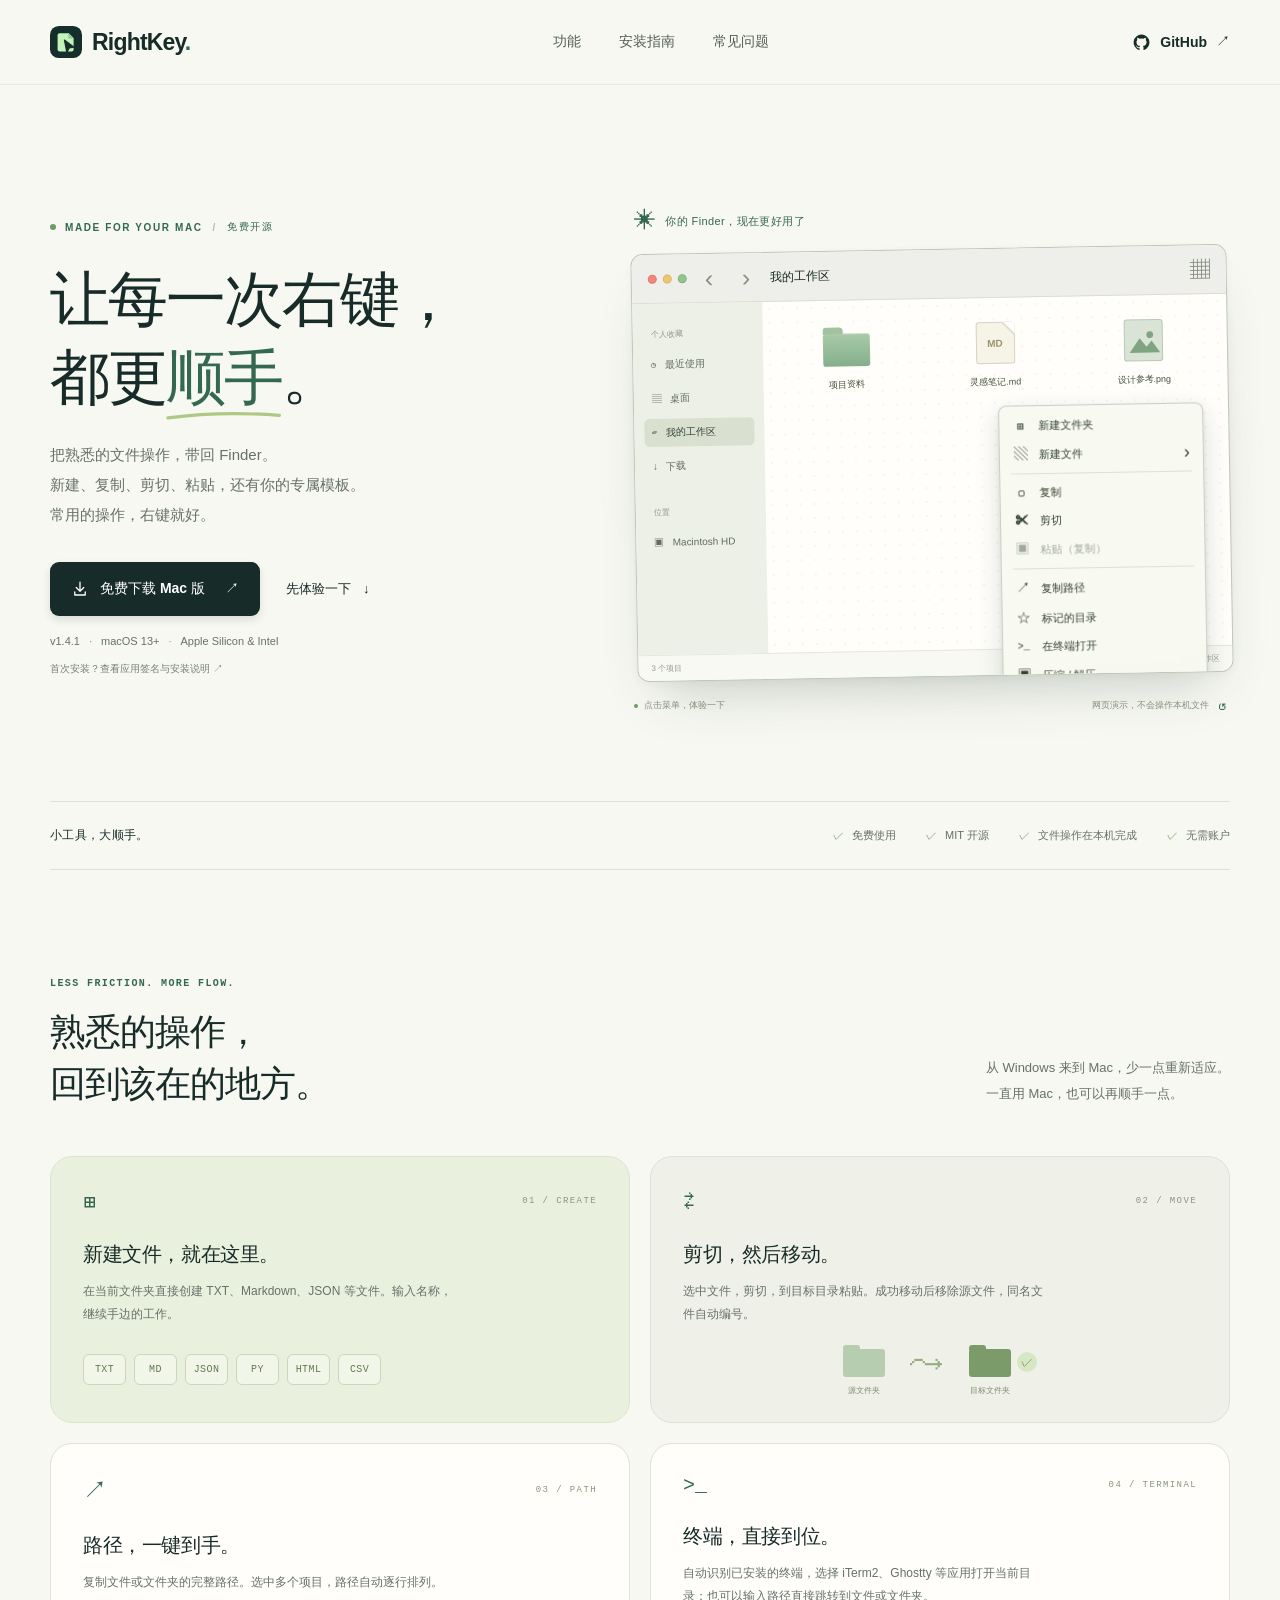
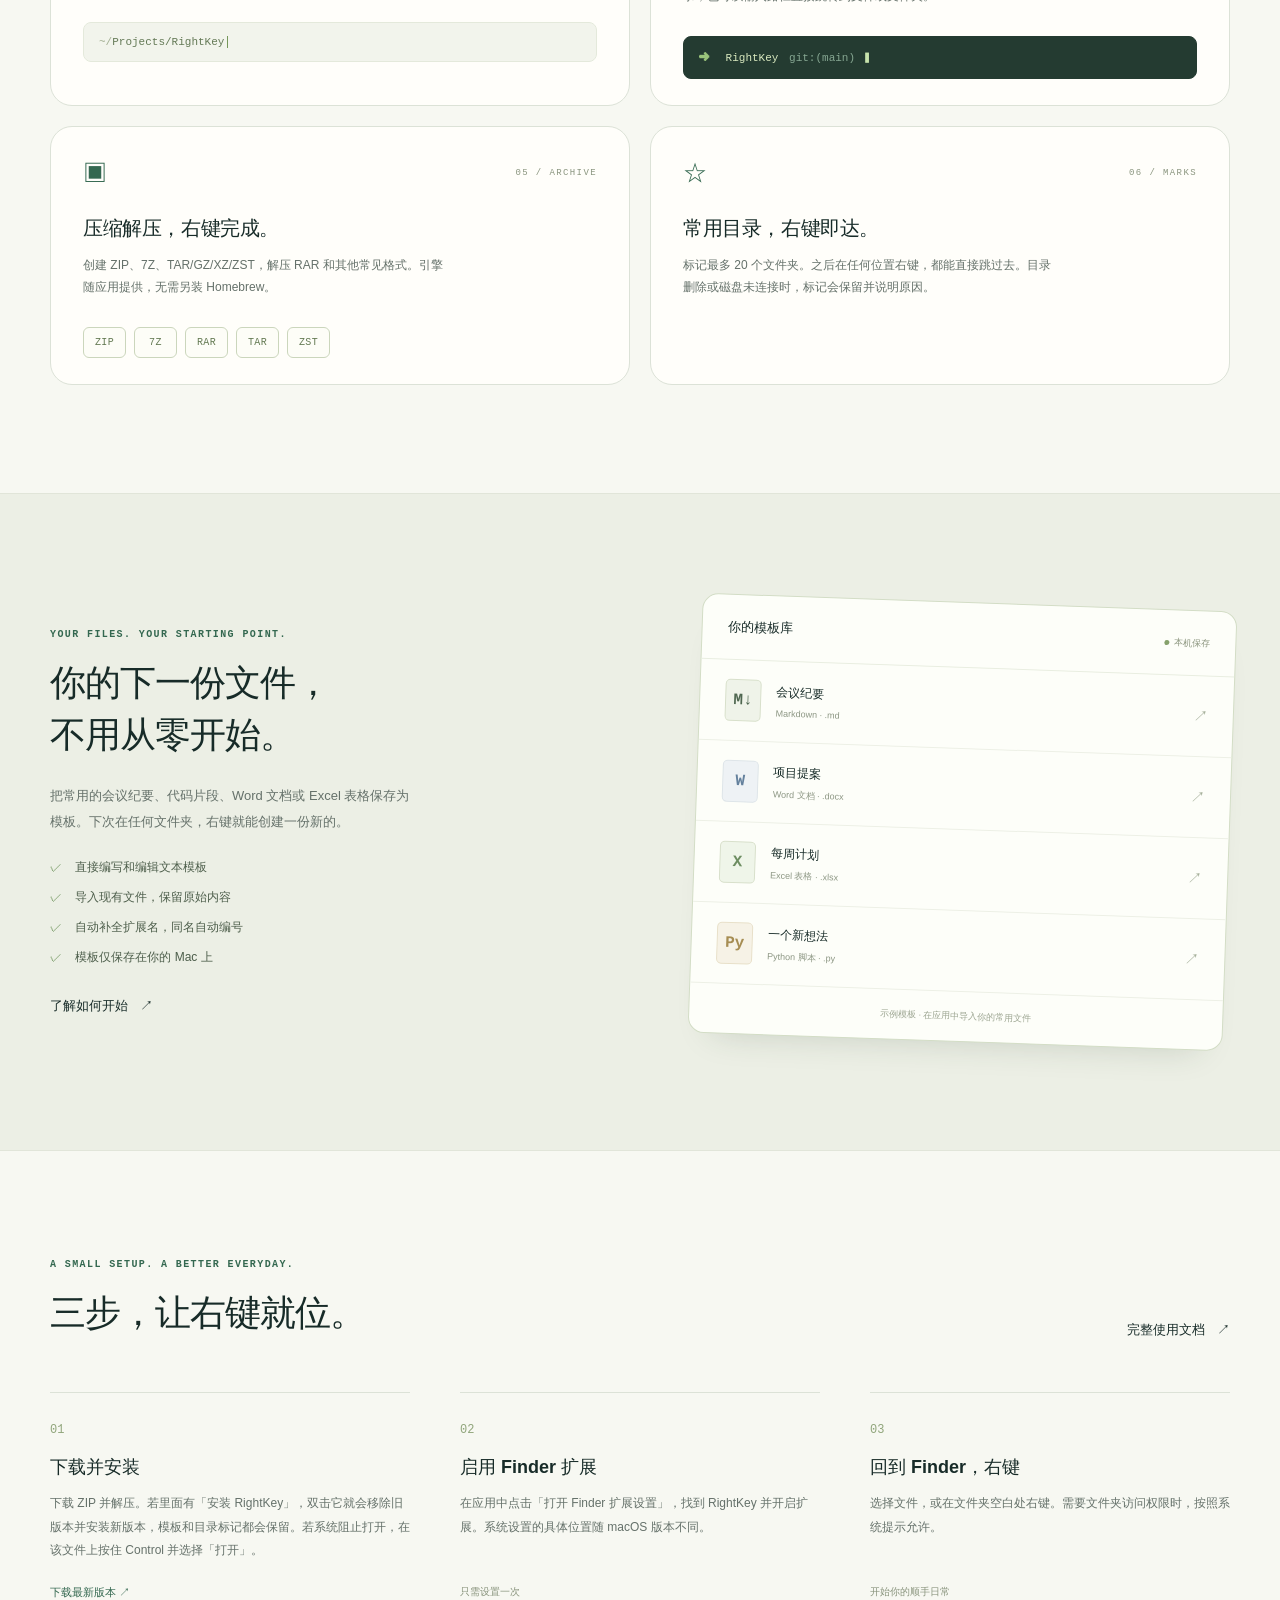
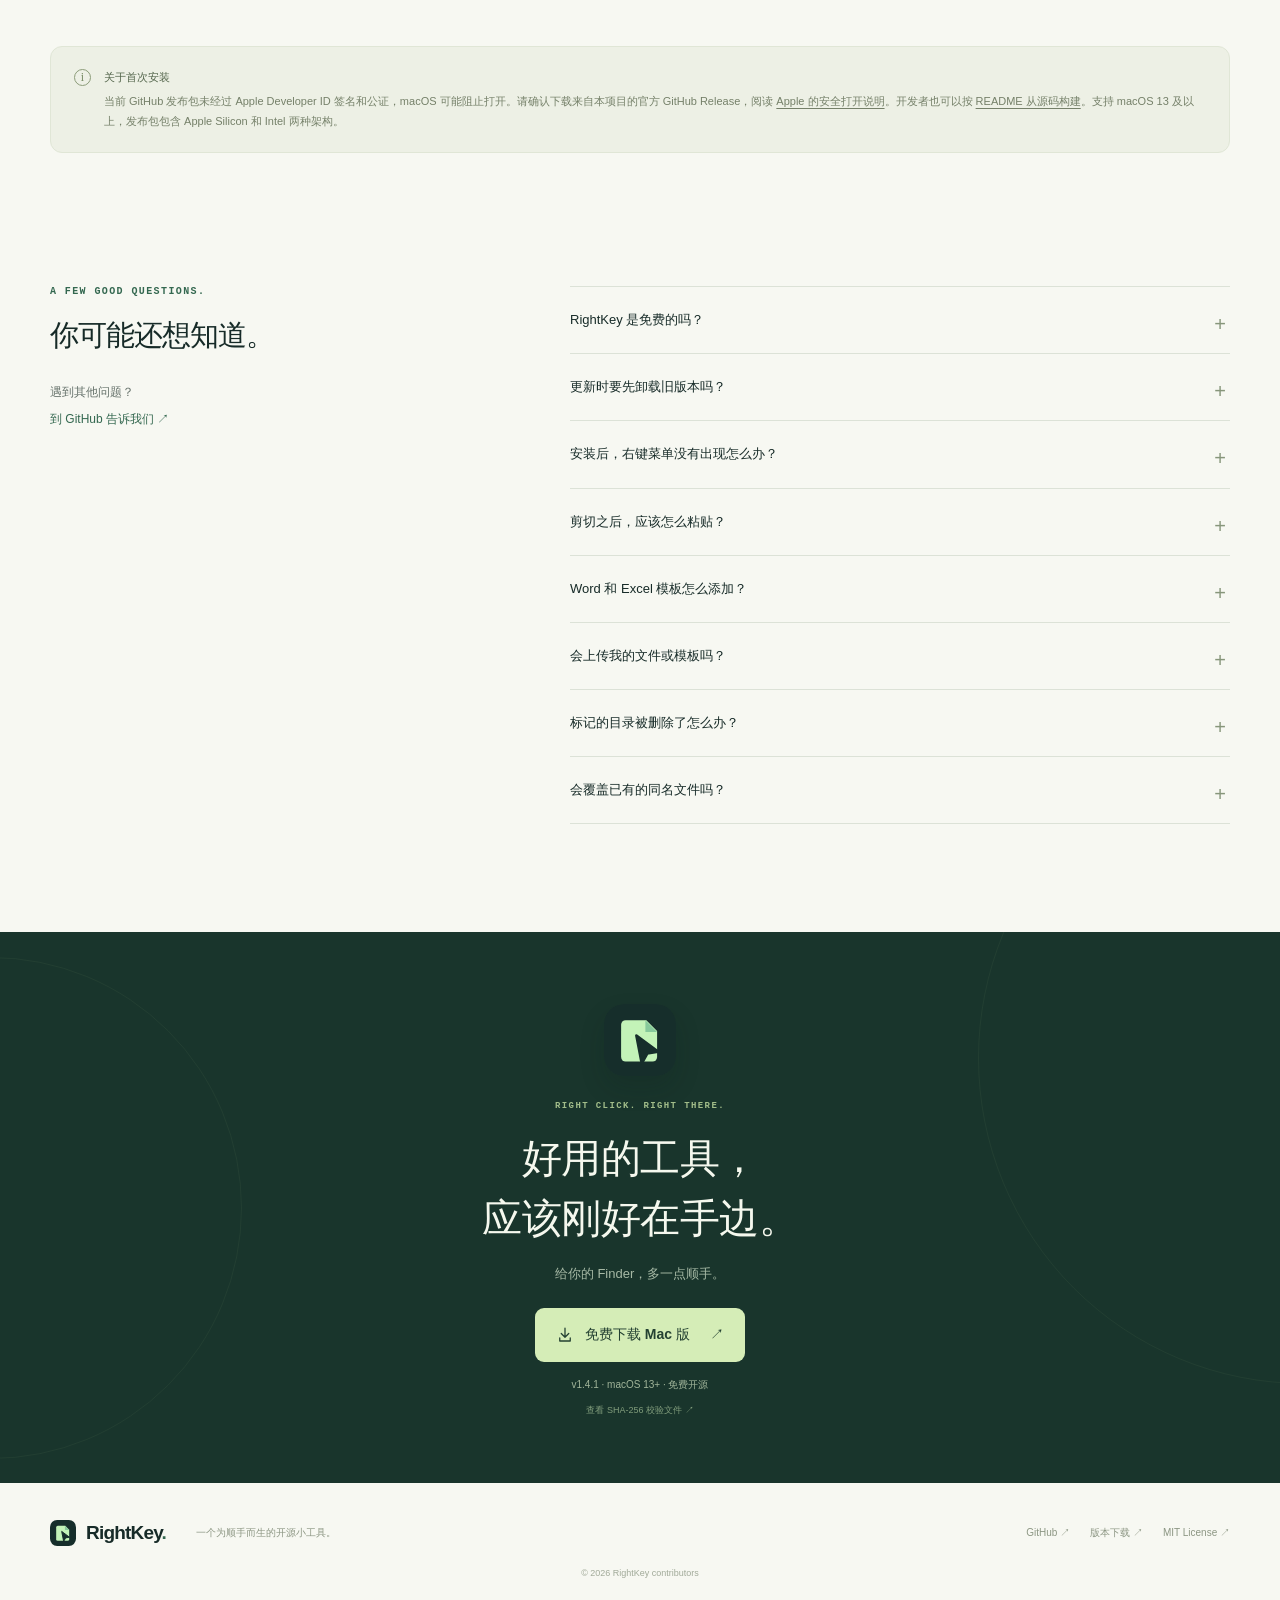
<file: website/index.html>
<!doctype html>
<html lang="zh-CN">
  <head>
    <meta charset="utf-8" />
    <meta name="viewport" content="width=device-width, initial-scale=1" />
    <meta name="theme-color" content="#f7f8f2" />
    <title>RightKey — 让 Mac 的每一次右键，都更顺手</title>
    <meta
      name="description"
      content="RightKey 是免费开源的 macOS Finder 右键菜单扩展。新建文件、模板、复制、剪切、粘贴、压缩解压、复制路径、目录标记、终端打开，让文件操作更顺手。支持 Apple Silicon 和 Intel Mac。"
    />
    <link rel="canonical" href="https://rightkey.bot.cd/" />
    <meta property="og:type" content="website" />
    <meta property="og:locale" content="zh_CN" />
    <meta property="og:site_name" content="RightKey" />
    <meta property="og:title" content="RightKey — 让每一次右键，都更顺手" />
    <meta
      property="og:description"
      content="把熟悉的文件操作，带回 Finder。免费、开源，为 macOS 而生。"
    />
    <meta property="og:url" content="https://rightkey.bot.cd/" />
    <meta
      property="og:image"
      content="https://rightkey.bot.cd/assets/social.png"
    />
    <meta name="twitter:card" content="summary_large_image" />
    <meta
      name="twitter:image"
      content="https://rightkey.bot.cd/assets/social.png"
    />
    <link rel="icon" type="image/svg+xml" href="assets/icon.svg" />
    <link rel="stylesheet" href="styles.css" />
    <script src="release.js" defer></script>
    <script src="app.js" defer></script>
  </head>
  <body>
    <a class="skip-link" href="#main">跳到主要内容</a>
    <header class="site-header">
      <nav class="nav shell" aria-label="主导航">
        <a class="brand" href="#top" aria-label="RightKey 首页"
          ><img src="assets/icon.svg" width="32" height="32" alt="" /><span
            >RightKey<span class="brand-dot">.</span></span
          ></a
        >
        <div class="nav-links">
          <a href="#features">功能</a><a href="#guide">安装指南</a
          ><a href="#faq">常见问题</a>
        </div>
        <a
          class="github-link"
          href="https://github.com/tombang/rightkey"
          target="_blank"
          rel="noopener noreferrer"
          ><svg viewBox="0 0 24 24" aria-hidden="true">
            <path
              d="M12 2a10 10 0 0 0-3.16 19.49c.5.09.68-.22.68-.48v-1.86c-2.78.61-3.37-1.18-3.37-1.18-.45-1.16-1.11-1.47-1.11-1.47-.91-.62.07-.61.07-.61 1 .07 1.53 1.03 1.53 1.03.9 1.52 2.34 1.08 2.91.83.09-.65.35-1.09.64-1.34-2.22-.25-4.55-1.11-4.55-4.94 0-1.09.39-1.98 1.03-2.68-.1-.25-.45-1.27.1-2.65 0 0 .84-.27 2.75 1.03a9.6 9.6 0 0 1 5 0c1.91-1.3 2.75-1.03 2.75-1.03.55 1.38.2 2.4.1 2.65.64.7 1.03 1.59 1.03 2.68 0 3.84-2.33 4.68-4.56 4.93.36.31.68.92.68 1.85v2.76c0 .27.18.58.69.48A10 10 0 0 0 12 2Z"
            /></svg
          ><span>GitHub</span><span aria-hidden="true">↗</span></a
        >
      </nav>
    </header>
    <main id="main">
      <section class="hero shell" id="top" aria-labelledby="hero-title">
        <div class="hero-copy">
          <div class="eyebrow">
            <span class="status-dot"></span> MADE FOR YOUR MAC
            <span class="eyebrow-divider">/</span> 免费开源
          </div>
          <h1 id="hero-title">
            让每一次右键，<br />都更<span class="highlight"
              >顺手<svg viewBox="0 0 180 16" aria-hidden="true">
                <path d="M3 11Q85 0 176 7" /></svg></span
            >。
          </h1>
          <p class="hero-description">
            把熟悉的文件操作，带回 Finder。<br />新建、复制、剪切、粘贴，还有你的专属模板。<br />常用的操作，右键就好。
          </p>
          <div class="hero-actions">
            <a
              class="button button-primary"
              data-download
              href="https://github.com/tombang/rightkey/releases/latest"
              ><svg viewBox="0 0 24 24" aria-hidden="true">
                <path d="M12 3v12m-5-5 5 5 5-5M5 16v4h14v-4" /></svg
              >免费下载 Mac 版<span aria-hidden="true">↗</span></a
            ><a class="text-link" href="#demo"
              >先体验一下 <span aria-hidden="true">↓</span></a
            >
          </div>
          <p class="requirements">
            <span data-version>v1.4.1</span><span>macOS 13+</span
            ><span>Apple Silicon &amp; Intel</span>
          </p>
          <a class="release-note" href="#compatibility"
            >首次安装？查看应用签名与安装说明
            <span aria-hidden="true">↗</span></a
          >
        </div>
        <div class="hero-visual" id="demo">
          <div class="demo-caption">
            <span class="tiny-spark" aria-hidden="true">✳</span> 你的
            Finder，现在更好用了
          </div>
          <div class="finder-window" aria-label="Finder 操作交互演示">
            <div class="finder-toolbar">
              <div class="traffic-lights" aria-hidden="true">
                <i></i><i></i><i></i>
              </div>
              <span class="toolbar-arrows" aria-hidden="true">‹ &nbsp; ›</span
              ><strong>我的工作区</strong
              ><span class="toolbar-grid" aria-hidden="true">▦</span>
            </div>
            <div class="finder-body">
              <aside class="finder-sidebar" aria-hidden="true">
                <small>个人收藏</small><span>◷ &nbsp; 最近使用</span
                ><span>▤ &nbsp; 桌面</span
                ><span class="sidebar-active">▱ &nbsp; 我的工作区</span
                ><span>↓ &nbsp; 下载</span><small>位置</small
                ><span>▣ &nbsp; Macintosh HD</span>
              </aside>
              <div class="finder-content">
                <div class="demo-files" id="demo-files">
                  <div class="demo-file">
                    <span class="file-art folder-art"></span
                    ><span>项目资料</span>
                  </div>
                  <div class="demo-file">
                    <span class="file-art document-art">MD</span
                    ><span>灵感笔记.md</span>
                  </div>
                  <div class="demo-file">
                    <span class="file-art image-art"
                      ><svg viewBox="0 0 40 34" aria-hidden="true">
                        <circle cx="27" cy="10" r="4" />
                        <path d="m3 31 12-17 8 10 6-7 10 14Z" /></svg></span
                    ><span>设计参考.png</span>
                  </div>
                </div>
                <div class="context-menu" aria-label="体验 RightKey 菜单">
                  <button type="button" data-demo="folder">
                    <span class="menu-icon">⊞</span>新建文件夹</button
                  ><button type="button" data-demo="template">
                    <span class="menu-icon">▧</span>新建文件<span
                      class="menu-chevron"
                      >›</span
                    >
                  </button>
                  <hr />
                  <button type="button" data-demo="copy">
                    <span class="menu-icon">▢</span>复制</button
                  ><button type="button" data-demo="cut">
                    <span class="menu-icon">✂</span>剪切</button
                  ><button type="button" data-demo="paste" disabled>
                    <span class="menu-icon">▣</span
                    ><span id="paste-label">粘贴（复制）</span>
                  </button>
                  <hr />
                  <button type="button" data-demo="path">
                    <span class="menu-icon">↗</span>复制路径</button
                  ><button type="button" data-demo="marks">
                    <span class="menu-icon">☆</span>标记的目录</button
                  ><button type="button" data-demo="terminal">
                    <span class="menu-icon terminal-symbol">&gt;_</span
                    >在终端打开
                  </button>
                  <button type="button" data-demo="archive">
                    <span class="menu-icon">▣</span>压缩 / 解压
                  </button>
                </div>
                <div class="template-menu" id="template-menu" hidden>
                  <button type="button" data-demo-file="txt">TXT 文本</button
                  ><button type="button" data-demo-file="md">Markdown</button
                  ><button type="button" data-demo-file="json">JSON</button
                  ><button type="button" data-demo-file="py">Python</button
                  ><button type="button" data-demo-file="html">HTML</button
                  ><button type="button" data-demo-file="csv">CSV 表格</button>
                </div>
                <div
                  class="demo-toast"
                  id="demo-toast"
                  role="status"
                  aria-live="polite"
                  hidden
                ></div>
              </div>
            </div>
            <div class="finder-status">
              <span id="demo-status">3 个项目</span><span>我的工作区</span>
            </div>
          </div>
          <div class="demo-footer">
            <span><span class="live-dot"></span> 点击菜单，体验一下</span
            ><span
              >网页演示，不会操作本机文件
              <button id="reset-demo" type="button" aria-label="重置交互演示">
                ↺
              </button></span
            >
          </div>
        </div>
      </section>
      <div class="principles shell">
        <span>小工具，大顺手。</span>
        <div>
          <span><i aria-hidden="true">✓</i> 免费使用</span
          ><span><i aria-hidden="true">✓</i> MIT 开源</span
          ><span><i aria-hidden="true">✓</i> 文件操作在本机完成</span
          ><span><i aria-hidden="true">✓</i> 无需账户</span>
        </div>
      </div>
      <section
        class="features shell section"
        id="features"
        aria-labelledby="features-title"
      >
        <div class="section-heading">
          <div>
            <p class="section-kicker">LESS FRICTION. MORE FLOW.</p>
            <h2 id="features-title">熟悉的操作，<br />回到该在的地方。</h2>
          </div>
          <p>
            从 Windows 来到 Mac，少一点重新适应。<br />一直用
            Mac，也可以再顺手一点。
          </p>
        </div>
        <div class="feature-grid">
          <article class="feature-card feature-templates">
            <div class="card-top">
              <span class="card-icon">⊞</span
              ><span class="card-number">01 / CREATE</span>
            </div>
            <h3>新建文件，就在这里。</h3>
            <p>
              在当前文件夹直接创建 TXT、Markdown、JSON
              等文件。输入名称，继续手边的工作。
            </p>
            <div class="file-chips" aria-label="内置模板格式">
              <span>TXT</span><span>MD</span><span>JSON</span><span>PY</span
              ><span>HTML</span><span>CSV</span>
            </div>
          </article>
          <article class="feature-card feature-move">
            <div class="card-top">
              <span class="card-icon">⇄</span
              ><span class="card-number">02 / MOVE</span>
            </div>
            <h3>剪切，然后移动。</h3>
            <p>
              选中文件，剪切，到目标目录粘贴。成功移动后移除源文件，同名文件自动编号。
            </p>
            <div class="move-illustration" aria-hidden="true">
              <span class="mini-folder"><i></i><small>源文件夹</small></span
              ><span class="move-arrow">⤳</span
              ><span class="mini-folder destination-folder"
                ><i></i><small>目标文件夹</small></span
              ><span class="move-check">✓</span>
            </div>
          </article>
          <article class="feature-card">
            <div class="card-top">
              <span class="card-icon">↗</span
              ><span class="card-number">03 / PATH</span>
            </div>
            <h3>路径，一键到手。</h3>
            <p>复制文件或文件夹的完整路径。选中多个项目，路径自动逐行排列。</p>
            <div class="code-snippet">
              <span>~/</span>Projects/RightKey<span class="code-cursor"></span>
            </div>
          </article>
          <article class="feature-card">
            <div class="card-top">
              <span class="card-icon terminal-symbol">&gt;_</span
              ><span class="card-number">04 / TERMINAL</span>
            </div>
            <h3>终端，直接到位。</h3>
            <p>
              自动识别已安装的终端，选择 iTerm2、Ghostty 等应用打开当前目录；也可以输入路径直接跳转到文件或文件夹。
            </p>
            <div class="terminal-line">
              <span>➜</span> <span>RightKey</span> <i>git:(main)</i> <b>▍</b>
            </div>
          </article>
          <article class="feature-card feature-archive">
            <div class="card-top">
              <span class="card-icon">▣</span
              ><span class="card-number">05 / ARCHIVE</span>
            </div>
            <h3>压缩解压，右键完成。</h3>
            <p>
              创建 ZIP、7Z、TAR/GZ/XZ/ZST，解压 RAR 和其他常见格式。引擎随应用提供，无需另装 Homebrew。
            </p>
            <div class="file-chips" aria-label="归档格式">
              <span>ZIP</span><span>7Z</span><span>RAR</span><span>TAR</span
              ><span>ZST</span>
            </div>
          </article>
          <article class="feature-card">
            <div class="card-top">
              <span class="card-icon">☆</span
              ><span class="card-number">06 / MARKS</span>
            </div>
            <h3>常用目录，右键即达。</h3>
            <p>
              标记最多 20 个文件夹。之后在任何位置右键，都能直接跳过去。目录删除或磁盘未连接时，标记会保留并说明原因。
            </p>
          </article>
        </div>
      </section>
      <section
        class="template-section section"
        aria-labelledby="templates-title"
      >
        <div class="shell template-layout">
          <div class="template-copy">
            <p class="section-kicker">YOUR FILES. YOUR STARTING POINT.</p>
            <h2 id="templates-title">你的下一份文件，<br />不用从零开始。</h2>
            <p>
              把常用的会议纪要、代码片段、Word 文档或 Excel
              表格保存为模板。下次在任何文件夹，右键就能创建一份新的。
            </p>
            <ul class="simple-list">
              <li><span>✓</span> 直接编写和编辑文本模板</li>
              <li><span>✓</span> 导入现有文件，保留原始内容</li>
              <li><span>✓</span> 自动补全扩展名，同名自动编号</li>
              <li><span>✓</span> 模板仅保存在你的 Mac 上</li>
            </ul>
            <a class="text-link" href="#guide"
              >了解如何开始 <span aria-hidden="true">↗</span></a
            >
          </div>
          <div class="template-library">
            <div class="library-heading">
              <span>你的模板库</span
              ><span class="library-local"><i></i> 本机保存</span>
            </div>
            <div class="library-row">
              <span class="template-file-icon markdown-icon">M↓</span>
              <div><strong>会议纪要</strong><small>Markdown · .md</small></div>
              <span class="library-row-arrow">↗</span>
            </div>
            <div class="library-row">
              <span class="template-file-icon word-icon">W</span>
              <div>
                <strong>项目提案</strong><small>Word 文档 · .docx</small>
              </div>
              <span class="library-row-arrow">↗</span>
            </div>
            <div class="library-row">
              <span class="template-file-icon excel-icon">X</span>
              <div>
                <strong>每周计划</strong><small>Excel 表格 · .xlsx</small>
              </div>
              <span class="library-row-arrow">↗</span>
            </div>
            <div class="library-row">
              <span class="template-file-icon python-icon">Py</span>
              <div>
                <strong>一个新想法</strong><small>Python 脚本 · .py</small>
              </div>
              <span class="library-row-arrow">↗</span>
            </div>
            <div class="library-footnote">
              示例模板 · 在应用中导入你的常用文件
            </div>
          </div>
        </div>
      </section>
      <section
        class="shell section install-section"
        id="guide"
        aria-labelledby="guide-title"
      >
        <div class="section-heading">
          <div>
            <p class="section-kicker">A SMALL SETUP. A BETTER EVERYDAY.</p>
            <h2 id="guide-title">三步，让右键就位。</h2>
          </div>
          <a
            class="text-link"
            href="https://github.com/tombang/rightkey/blob/main/README.zh-CN.md#install-from-a-github-release"
            target="_blank"
            rel="noopener noreferrer"
            >完整使用文档 <span aria-hidden="true">↗</span></a
          >
        </div>
        <div class="install-steps">
          <article>
            <span class="step-number">01</span>
            <h3>下载并安装</h3>
            <p>
              下载 ZIP 并解压。若里面有「安装 RightKey」，双击它就会移除旧版本并安装新版本，模板和目录标记都会保留。若系统阻止打开，在该文件上按住 Control 并选择「打开」。
            </p>
            <a
              data-download
              href="https://github.com/tombang/rightkey/releases/latest"
              >下载最新版本 <span aria-hidden="true">↗</span></a
            >
          </article>
          <article>
            <span class="step-number">02</span>
            <h3>启用 Finder 扩展</h3>
            <p>
              在应用中点击「打开 Finder 扩展设置」，找到 RightKey
              并开启扩展。系统设置的具体位置随 macOS 版本不同。
            </p>
            <span class="step-tag">只需设置一次</span>
          </article>
          <article>
            <span class="step-number">03</span>
            <h3>回到 Finder，右键</h3>
            <p>
              选择文件，或在文件夹空白处右键。需要文件夹访问权限时，按照系统提示允许。
            </p>
            <span class="step-tag">开始你的顺手日常</span>
          </article>
        </div>
        <aside class="compatibility-note" id="compatibility">
          <span class="info-symbol" aria-hidden="true">i</span>
          <div>
            <strong>关于首次安装</strong>
            <p>
              当前 GitHub 发布包未经过 Apple Developer ID 签名和公证，macOS
              可能阻止打开。请确认下载来自本项目的官方 GitHub Release，阅读
              <a
                href="https://support.apple.com/zh-cn/102445"
                target="_blank"
                rel="noopener noreferrer"
                >Apple 的安全打开说明</a
              >。开发者也可以按
              <a
                href="https://github.com/tombang/rightkey/blob/main/README.zh-CN.md#build-from-source"
                target="_blank"
                rel="noopener noreferrer"
                >README 从源码构建</a
              >。支持 macOS 13 及以上，发布包包含 Apple Silicon 和 Intel
              两种架构。
            </p>
          </div>
        </aside>
      </section>
      <section
        class="faq-section shell section"
        id="faq"
        aria-labelledby="faq-title"
      >
        <div class="faq-heading">
          <p class="section-kicker">A FEW GOOD QUESTIONS.</p>
          <h2 id="faq-title">你可能还想知道。</h2>
          <p>
            遇到其他问题？<br /><a
              href="https://github.com/tombang/rightkey/issues"
              target="_blank"
              rel="noopener noreferrer"
              >到 GitHub 告诉我们 <span aria-hidden="true">↗</span></a
            >
          </p>
        </div>
        <div class="faq-list">
          <details>
            <summary>RightKey 是免费的吗？</summary>
            <p>
              是。RightKey 免费使用，源码以 MIT
              许可证公开。你可以查看、修改和参与项目。
            </p>
          </details>
          <details>
            <summary>更新时要先卸载旧版本吗？</summary>
            <p>
              不用手动卸载，也不需要输入命令。双击压缩包里的「安装 RightKey」，它会关闭旧版本并换成新版本。自定义模板和目录标记仍留在这台 Mac 上。接下来只用鼠标确认系统提示，并在应用里开启访达扩展。
            </p>
          </details>
          <details>
            <summary>安装后，右键菜单没有出现怎么办？</summary>
            <p>
              先确认 RightKey 位于「应用程序」中，并已在系统设置中开启 Finder
              扩展。随后按住 Option 点击程序坞中的
              Finder，选择「重新开启」。扩展启用与文件夹访问权限是独立设置。
            </p>
          </details>
          <details>
            <summary>剪切之后，应该怎么粘贴？</summary>
            <p>
              在源文件上选择「剪切」，进入目标目录后选择「粘贴（移动剪切项）」或「移动到这里」。Finder
              自带的「粘贴项目」和 ⌘V
              保持系统原有行为。源文件在成功移动之后才会移除。
            </p>
          </details>
          <details>
            <summary>Word 和 Excel 模板怎么添加？</summary>
            <p>
              打开 RightKey 的「文件模板」页面，点击「导入文件…」，选择有效的
              Word 或 Excel 文件。以后从「新建文件 →
              自定义模板…」创建。模板会保存内容副本，单个模板上限为 10 MB。
            </p>
          </details>
          <details>
            <summary>会上传我的文件或模板吗？</summary>
            <p>
              RightKey
              的文件操作与模板存储都在本机完成，无需注册账户。自定义模板保存在
              ~/Library/Application
              Support/RightKey/Templates.json，不会包含在应用发布包中。
            </p>
          </details>
          <details>
            <summary>标记的目录被删除了怎么办？</summary>
            <p>
              标记不会自动消失。点击时如果原来的位置已经不存在，可以选择保留或移除。外置磁盘没有连接时不算删除，标记会留着。标记认的是原来的路径，不会按同名目录另找一个。
            </p>
          </details>
          <details>
            <summary>会覆盖已有的同名文件吗？</summary>
            <p>
              不会。新建、复制和移动遇到同名项目时，RightKey
              自动追加「(2)」「(3)」等编号。部分移动失败时，会提示原因并保留未完成的剪切项供重试。
            </p>
          </details>
        </div>
      </section>
      <section class="download-section">
        <div class="shell download-inner">
          <img
            src="assets/icon.svg"
            alt=""
            width="72"
            height="72"
            loading="lazy"
          />
          <p class="section-kicker">RIGHT CLICK. RIGHT THERE.</p>
          <h2>好用的工具，<br />应该刚好在手边。</h2>
          <p>给你的 Finder，多一点顺手。</p>
          <a
            class="button button-light"
            data-download
            href="https://github.com/tombang/rightkey/releases/latest"
            ><svg viewBox="0 0 24 24" aria-hidden="true">
              <path d="M12 3v12m-5-5 5 5 5-5M5 16v4h14v-4" /></svg
            >免费下载 Mac 版<span aria-hidden="true">↗</span></a
          ><span class="download-detail"
            ><span data-version>v1.4.1</span> · macOS 13+ · 免费开源</span
          ><a
            class="checksum-link"
            data-checksum
            href="https://github.com/tombang/rightkey/releases/latest"
            >查看 SHA-256 校验文件 ↗</a
          >
        </div>
      </section>
    </main>
    <footer class="site-footer shell">
      <a class="brand" href="#top"
        ><img src="assets/icon.svg" width="26" height="26" alt="" /><span
          >RightKey<span class="brand-dot">.</span></span
        ></a
      ><span>一个为顺手而生的开源小工具。</span>
      <div>
        <a
          href="https://github.com/tombang/rightkey"
          target="_blank"
          rel="noopener noreferrer"
          >GitHub ↗</a
        ><a
          href="https://github.com/tombang/rightkey/releases"
          target="_blank"
          rel="noopener noreferrer"
          >版本下载 ↗</a
        ><a
          href="https://github.com/tombang/rightkey/blob/main/LICENSE"
          target="_blank"
          rel="noopener noreferrer"
          >MIT License ↗</a
        >
      </div>
      <small>© <span id="year">2026</span> RightKey contributors</small>
    </footer>
  </body>
</html>
</file>
<file: website/styles.css>
@charset "UTF-8";
:root {
  --paper: #f7f8f2;
  --ink: #172b28;
  --muted: #65716a;
  --green: #346850;
  --lime: #d5efb7;
  --line: #dce2d7;
  --white: #fff;
  --radius: 22px;
  font-family:
    -apple-system, BlinkMacSystemFont, "Segoe UI", "PingFang SC",
    "Hiragino Sans GB", "Microsoft YaHei", sans-serif;
  color: var(--ink);
  background: var(--paper);
  font-synthesis: none;
  scroll-behavior: smooth;
  scroll-padding-top: 96px;
}
* {
  box-sizing: border-box;
}
body {
  margin: 0;
}
a {
  color: inherit;
  text-decoration: none;
}
button {
  font: inherit;
}
button,
a,
summary {
  -webkit-tap-highlight-color: transparent;
}
button:focus-visible,
a:focus-visible,
summary:focus-visible {
  outline: 3px solid #4b815e;
  outline-offset: 5px;
}
button {
  cursor: pointer;
}
button:disabled {
  cursor: default;
}
img,
svg {
  display: block;
  max-width: 100%;
}
[hidden] {
  display: none !important;
}
.shell {
  width: min(1180px, calc(100% - 88px));
  margin-inline: auto;
}
.section {
  padding-block: 108px;
}
.skip-link {
  position: fixed;
  top: -80px;
  left: 20px;
  padding: 12px 20px;
  background: var(--ink);
  color: white;
  z-index: 20;
}
.skip-link:focus {
  top: 12px;
}
.site-header {
  position: sticky;
  top: 0;
  z-index: 10;
  background: #f7f8f2ed;
  backdrop-filter: blur(20px);
  border-bottom: 1px solid #dce2d77a;
}
.nav {
  height: 84px;
  display: flex;
  align-items: center;
  justify-content: space-between;
}
.brand {
  display: inline-flex;
  gap: 10px;
  align-items: center;
  font-size: 23px;
  letter-spacing: -0.8px;
  font-weight: 720;
}
.brand-dot {
  color: var(--green);
}
.nav-links {
  display: flex;
  gap: 38px;
  font-size: 14px;
  color: #525f56;
}
.nav-links a,
.github-link,
.text-link,
.faq-heading a {
  transition: color 0.2s;
}
.nav-links a:hover,
.github-link:hover,
.text-link:hover,
.faq-heading a:hover {
  color: #6a914d;
}
.github-link {
  display: flex;
  align-items: center;
  gap: 9px;
  font-size: 14px;
  font-weight: 550;
}
.github-link svg {
  width: 19px;
  fill: currentColor;
}
.hero {
  min-height: 716px;
  padding-block: 92px 82px;
  display: grid;
  grid-template-columns: 1fr 1.1fr;
  align-items: center;
  gap: 42px;
}
.eyebrow {
  display: flex;
  align-items: center;
  gap: 9px;
  color: var(--green);
  font-size: 10px;
  letter-spacing: 1.6px;
  font-weight: 650;
}
.status-dot,
.live-dot {
  height: 6px;
  width: 6px;
  background: #6f9b67;
  border-radius: 50%;
  flex: none;
}
.eyebrow-divider {
  color: #b0baab;
  margin-inline: 1px;
}
h1 {
  font-size: clamp(42px, 4.65vw, 64px);
  line-height: 1.3;
  letter-spacing: -2px;
  font-weight: 650;
  margin: 27px 0 24px;
}
.highlight {
  position: relative;
  display: inline-block;
  color: var(--green);
}
.highlight svg {
  position: absolute;
  width: 102%;
  bottom: -7px;
  left: 0;
  height: 14px;
  overflow: visible;
}
.highlight path {
  fill: none;
  stroke: #aec985;
  stroke-width: 5;
  stroke-linecap: round;
}
.hero-description {
  font-size: 15px;
  line-height: 2;
  color: var(--muted);
  margin: 0;
}
.hero-actions {
  display: flex;
  align-items: center;
  gap: 26px;
  margin-top: 32px;
}
.button {
  display: inline-flex;
  gap: 11px;
  align-items: center;
  justify-content: center;
  border-radius: 9px;
  font-weight: 550;
  font-size: 14px;
  padding: 16px 21px;
  min-height: 54px;
  transition:
    background 0.2s,
    transform 0.2s,
    box-shadow 0.2s;
}
.button svg {
  height: 18px;
  width: 18px;
  fill: none;
  stroke: currentColor;
  stroke-width: 1.7;
  stroke-linecap: round;
  stroke-linejoin: round;
}
.button > span:last-child {
  margin-left: 9px;
}
.button-primary {
  color: white;
  background: var(--ink);
  box-shadow: 0 4px 8px #142b2420;
}
.button-primary:hover {
  background: #2e5144;
  transform: translateY(-2px);
  box-shadow: 0 6px 15px #142b2425;
}
.text-link {
  font-size: 13px;
  display: inline-flex;
  align-items: center;
  gap: 12px;
  font-weight: 500;
}
.requirements {
  display: flex;
  flex-wrap: wrap;
  gap: 0;
  font-size: 11px;
  color: var(--muted);
  margin: 19px 0 11px;
}
.requirements span + span::before {
  content: "·";
  margin: 0 9px;
  color: #98a193;
}
.release-note {
  font-size: 10px;
  color: #778174;
}
.release-note:hover {
  text-decoration: underline;
}
.hero-visual {
  min-width: 0;
  position: relative;
  padding-top: 28px;
}
.hero-visual::before {
  content: "";
  position: absolute;
  z-index: -1;
  inset: 50px -40px 0;
  background: radial-gradient(ellipse, #dceacac7 0, transparent 66%);
  filter: blur(14px);
}
.demo-caption {
  font-size: 11px;
  letter-spacing: 0.4px;
  color: var(--green);
  display: flex;
  align-items: center;
  gap: 9px;
  margin-bottom: 15px;
}
.tiny-spark {
  font-size: 22px;
  font-weight: 400;
}
.finder-window {
  background: #fffefb;
  border: 1px solid #bec6b7;
  border-radius: 12px;
  box-shadow:
    0 30px 55px -25px #1e382640,
    0 3px 10px #1e382608;
  overflow: hidden;
  transform: rotate(-1deg);
}
.finder-toolbar {
  height: 49px;
  background: #eeefea;
  border-bottom: 1px solid #dbded5;
  display: flex;
  align-items: center;
  padding: 0 16px;
  gap: 18px;
  font-size: 12px;
}
.traffic-lights {
  display: flex;
  gap: 6px;
}
.traffic-lights i {
  height: 9px;
  width: 9px;
  border-radius: 50%;
  background: #f3857c;
  border: 1px solid #dc786f;
}
.traffic-lights i:nth-child(2) {
  background: #eec66f;
  border-color: #dab362;
}
.traffic-lights i:nth-child(3) {
  background: #91c58d;
  border-color: #82b17e;
}
.toolbar-arrows {
  font-size: 25px;
  color: #879080;
  font-weight: 300;
  letter-spacing: 2px;
}
.finder-toolbar strong {
  font-size: 12px;
  font-weight: 600;
}
.toolbar-grid {
  margin-left: auto;
  font-size: 20px;
  color: #7c8575;
}
.finder-body {
  display: flex;
  min-height: 351px;
}
.finder-sidebar {
  width: 130px;
  background: #edf0e6;
  padding: 22px 10px;
  flex-shrink: 0;
  display: flex;
  flex-direction: column;
  gap: 6px;
  font-size: 10px;
  color: #626d5d;
}
.finder-sidebar small {
  font-size: 8px;
  color: #8f9787;
  margin: 3px 8px 5px;
}
.finder-sidebar small:nth-of-type(2) {
  margin-top: 20px;
}
.finder-sidebar > span {
  padding: 7px 8px;
  white-space: nowrap;
  border-radius: 5px;
}
.sidebar-active {
  background: #d9e0d0;
  color: #344132;
}
.finder-content {
  flex: 1;
  position: relative;
  min-width: 0;
  background-image: radial-gradient(#d7dec740 0.75px, transparent 0.75px);
  background-size: 14px 14px;
}
.demo-files {
  display: grid;
  grid-template-columns: repeat(3, 1fr);
  gap: 15px 6px;
  padding: 24px 12px;
  max-height: 350px;
  overflow-y: auto;
}
.demo-file {
  display: flex;
  flex-direction: column;
  align-items: center;
  gap: 12px;
  min-width: 0;
}
.demo-file > span:last-child {
  font-size: 9px;
  color: #47533e;
  max-width: 100%;
  text-align: center;
  overflow-wrap: anywhere;
}
.file-art {
  height: 42px;
  width: 39px;
  position: relative;
  display: flex;
  align-items: center;
  justify-content: center;
  font-size: 10px;
  font-weight: 700;
}
.folder-art {
  height: 33px;
  width: 47px;
  margin-top: 9px;
  background: linear-gradient(#a9caa8, #84af8a);
  border-radius: 3px;
  box-shadow: inset 0 1px 1px #ffffff7a;
}
.folder-art::before {
  position: absolute;
  content: "";
  width: 20px;
  height: 7px;
  left: 0;
  top: -6px;
  background: #a2c39f;
  border-radius: 3px 4px 0 0;
}
.document-art {
  background: #f6f3e7;
  border: 1px solid #d5d2c4;
  border-radius: 3px;
  color: #9b946d;
}
.document-art::after {
  content: "";
  position: absolute;
  right: -1px;
  top: -1px;
  border: 6px solid transparent;
  border-top-color: white;
  border-right-color: white;
  filter: drop-shadow(-1px 1px 0 #d5d2c4);
}
.image-art {
  border-radius: 3px;
  background: #d9e3d6;
  border: 1px solid #b9c9b4;
  overflow: hidden;
}
.image-art svg {
  width: 34px;
  fill: #7ea482;
}
.context-menu {
  position: absolute;
  top: 108px;
  right: 25px;
  width: 205px;
  border: 1px solid #c5cbbde0;
  border-radius: 8px;
  background: #f8f9f1f5;
  box-shadow:
    0 9px 25px #172b2829,
    0 1px 4px #172b2815;
  padding: 5px;
  backdrop-filter: blur(20px);
  z-index: 2;
}
.context-menu button {
  border: 0;
  display: flex;
  align-items: center;
  gap: 11px;
  background: none;
  width: 100%;
  text-align: left;
  font-size: 11px;
  color: #33432e;
  padding: 6px 8px;
  border-radius: 4px;
  min-height: 26px;
}
.context-menu button:hover:not(:disabled),
.context-menu button:focus-visible {
  background: #42704c;
  color: white;
  outline-offset: 0;
}
.context-menu button:disabled {
  color: #a2aa9c;
}
.menu-icon {
  width: 15px;
  text-align: center;
  font-size: 14px;
  font-weight: 400;
  flex: none;
}
.terminal-symbol {
  font-family: ui-monospace, SFMono-Regular, monospace;
}
.context-menu .terminal-symbol {
  font-size: 10px;
}
.menu-chevron {
  margin-left: auto;
  font-size: 18px;
  line-height: 10px;
}
.context-menu hr {
  height: 1px;
  border: 0;
  background: #dce2d3;
  margin: 4px 6px;
}
.finder-status {
  height: 26px;
  border-top: 1px solid #e5e7df;
  background: #f8f9f3;
  display: flex;
  justify-content: space-between;
  align-items: center;
  padding: 0 13px;
  color: #979e90;
  font-size: 8px;
}
.template-menu {
  position: absolute;
  top: 140px;
  right: 16px;
  z-index: 3;
  width: 150px;
  background: #fbfcf6;
  padding: 5px;
  border: 1px solid #c5cbbd;
  border-radius: 7px;
  box-shadow: 0 6px 20px #172b2826;
}
.template-menu button {
  display: block;
  width: 100%;
  border: 0;
  border-radius: 4px;
  background: transparent;
  text-align: left;
  padding: 7px 10px;
  font-size: 11px;
  color: var(--ink);
}
.template-menu button:hover {
  background: var(--green);
  color: white;
}
.demo-toast {
  position: absolute;
  bottom: 12px;
  left: 10px;
  right: 10px;
  z-index: 4;
  line-height: 1.5;
  font-size: 10px;
  background: #193c31;
  color: #f4f7ee;
  padding: 10px 12px;
  border-radius: 6px;
  box-shadow: 0 3px 15px #152f2a2a;
}
.demo-footer {
  display: flex;
  justify-content: space-between;
  align-items: center;
  font-size: 9px;
  color: #8a9481;
  margin-top: 18px;
  gap: 10px;
}
.demo-footer > span {
  display: flex;
  align-items: center;
  gap: 6px;
}
.demo-footer button {
  border: 0;
  background: none;
  color: var(--green);
  font-size: 17px;
  line-height: 1;
  padding: 2px 3px;
}
.demo-footer .live-dot {
  width: 4px;
  height: 4px;
}
.principles {
  border-block: 1px solid var(--line);
  display: flex;
  align-items: center;
  justify-content: space-between;
  gap: 20px;
  padding-block: 25px;
  font-size: 12px;
}
.principles > span {
  font-weight: 600;
  letter-spacing: 0.3px;
}
.principles > div {
  display: flex;
  gap: 30px;
  color: var(--muted);
  font-size: 11px;
}
.principles i {
  color: #6e9a5e;
  font-style: normal;
  margin-right: 5px;
}
.section-heading {
  display: flex;
  justify-content: space-between;
  align-items: end;
  gap: 30px;
  margin-bottom: 46px;
}
.section-kicker {
  font-family: ui-monospace, SFMono-Regular, monospace;
  font-size: 10px;
  letter-spacing: 1.4px;
  color: var(--green);
  font-weight: 550;
  margin: 0 0 17px;
}
.section-heading h2,
h2 {
  font-size: 36px;
  line-height: 1.45;
  font-weight: 600;
  letter-spacing: -1px;
  margin: 0;
}
.section-heading > p {
  color: var(--muted);
  font-size: 13px;
  line-height: 2;
  margin: 0 0 3px;
}
.feature-grid {
  display: grid;
  grid-template-columns: repeat(2, minmax(0, 1fr));
  gap: 20px;
}
.feature-card {
  padding: 30px 32px 26px;
  border-radius: var(--radius);
  border: 1px solid var(--line);
  background: #fffefa;
  overflow: hidden;
  min-height: 257px;
}
.card-top {
  display: flex;
  justify-content: space-between;
  align-items: center;
  margin-bottom: 26px;
}
.card-icon {
  font-size: 24px;
  font-weight: 400;
  color: var(--green);
}
.card-icon.terminal-symbol {
  font-size: 20px;
}
.card-number {
  font-family: ui-monospace, SFMono-Regular, monospace;
  font-size: 9px;
  letter-spacing: 1.4px;
  color: #8a957f;
}
.feature-card h3 {
  font-size: 20px;
  letter-spacing: -0.4px;
  font-weight: 600;
  margin: 0 0 12px;
}
.feature-card p {
  color: var(--muted);
  line-height: 1.9;
  font-size: 12px;
  max-width: 370px;
  margin: 0;
}
.feature-templates {
  background: #eaf0de;
  border-color: #dde5d0;
}
.file-chips {
  display: flex;
  gap: 8px;
  margin-top: 28px;
  flex-wrap: wrap;
}
.file-chips span {
  min-width: 43px;
  height: 31px;
  display: flex;
  align-items: center;
  justify-content: center;
  background: #fbfdf580;
  color: #637952;
  border: 1px solid #cbd6bc;
  border-radius: 6px;
  font-family: ui-monospace, SFMono-Regular, monospace;
  font-size: 10px;
  letter-spacing: 0.4px;
}
.feature-move {
  background: #eff1e8;
}
.move-illustration {
  display: flex;
  align-items: center;
  gap: 25px;
  justify-content: center;
  margin-top: 23px;
}
.mini-folder {
  display: flex;
  flex-direction: column;
  align-items: center;
  gap: 8px;
}
.mini-folder i {
  width: 42px;
  height: 28px;
  display: block;
  background: #b6cdb0;
  border-radius: 3px;
  position: relative;
}
.mini-folder i::before {
  position: absolute;
  top: -4px;
  left: 0;
  content: "";
  width: 17px;
  height: 5px;
  border-radius: 3px 3px 0 0;
  background: inherit;
}
.mini-folder small {
  font-size: 8px;
  color: #7e8975;
}
.destination-folder i {
  background: #7b9b6a;
}
.move-arrow {
  font-size: 34px;
  color: #95ac83;
  margin-top: -12px;
}
.move-check {
  width: 20px;
  height: 20px;
  border-radius: 50%;
  background: #d7e7c5;
  color: #6c8e50;
  display: flex;
  justify-content: center;
  align-items: center;
  font-size: 12px;
  margin-top: -20px;
  margin-left: -19px;
}
.code-snippet,
.terminal-line {
  margin-top: 28px;
  background: #f2f4ec;
  border: 1px solid #e4e9db;
  padding: 13px 15px;
  border-radius: 8px;
  color: #647956;
  font-family: ui-monospace, SFMono-Regular, monospace;
  font-size: 11px;
  white-space: nowrap;
  overflow: hidden;
}
.code-snippet > span:first-child {
  color: #a3af92;
}
.code-cursor {
  display: inline-block;
  width: 1px;
  height: 12px;
  background: #76975a;
  vertical-align: middle;
  margin-left: 3px;
}
.terminal-line {
  background: #243b31;
  border-color: #243b31;
  color: #d9e9bf;
}
.terminal-line > span:first-child {
  color: #9ac47b;
  margin-right: 9px;
}
.terminal-line i {
  font-style: normal;
  color: #86a792;
  margin-left: 4px;
}
.terminal-line b {
  font-weight: 400;
  color: #c7e3ac;
}
.template-section {
  background: #ecefe5;
  border-block: 1px solid #e1e5d9;
}
.template-layout {
  display: grid;
  grid-template-columns: 1fr 1fr;
  gap: 110px;
  align-items: center;
}
.template-copy > p:not(.section-kicker) {
  font-size: 13px;
  line-height: 2;
  color: var(--muted);
  max-width: 370px;
  margin: 22px 0;
}
.simple-list {
  list-style: none;
  padding: 0;
  margin: 24px 0 30px;
  display: grid;
  gap: 13px;
  font-size: 12px;
  color: #4d5e4b;
}
.simple-list span {
  font-size: 12px;
  color: #6e935b;
  margin-right: 10px;
}
.template-library {
  background: #fdfef9;
  border: 1px solid #d3ddc6;
  border-radius: 16px;
  box-shadow: 0 22px 35px -25px #2b423136;
  transform: rotate(2deg);
  overflow: hidden;
}
.library-heading {
  display: flex;
  align-items: center;
  justify-content: space-between;
  padding: 23px 25px;
  border-bottom: 1px solid #e9eee1;
  font-size: 13px;
  font-weight: 550;
}
.library-local {
  display: flex;
  align-items: center;
  gap: 5px;
  font-size: 9px;
  font-weight: 400;
  color: #89937c;
}
.library-local i {
  display: inline-block;
  border-radius: 50%;
  width: 5px;
  height: 5px;
  background: #86a16c;
}
.library-row {
  display: flex;
  align-items: center;
  gap: 15px;
  padding: 19px 25px;
  border-bottom: 1px solid #edf0e6;
}
.template-file-icon {
  width: 36px;
  height: 42px;
  border-radius: 5px;
  border: 1px solid #d8e0cb;
  display: flex;
  align-items: center;
  justify-content: center;
  font-size: 16px;
  font-family: ui-monospace, SFMono-Regular, monospace;
  font-weight: 650;
}
.markdown-icon {
  color: #4f6750;
  background: #eff3e9;
}
.word-icon {
  color: #64819d;
  background: #eef2f5;
  border-color: #dee5e9;
}
.excel-icon {
  color: #6d8d61;
  background: #eff5e9;
}
.python-icon {
  color: #a68d53;
  background: #f6f2e6;
  border-color: #e8e0c9;
}
.library-row > div {
  display: grid;
  gap: 7px;
}
.library-row strong {
  font-size: 12px;
  font-weight: 500;
}
.library-row small {
  font-size: 9px;
  color: #8c9683;
}
.library-row-arrow {
  color: #a6b09b;
  font-size: 15px;
  margin-left: auto;
}
.library-footnote {
  text-align: center;
  color: #9ba490;
  font-size: 9px;
  padding: 18px;
}
.install-steps {
  display: grid;
  grid-template-columns: repeat(3, minmax(0, 1fr));
  gap: 50px;
  padding-top: 7px;
}
.install-steps article {
  border-top: 1px solid var(--line);
  padding-top: 26px;
}
.step-number {
  font-family: ui-monospace, SFMono-Regular, monospace;
  font-size: 12px;
  color: #90a57b;
}
.install-steps h3 {
  font-size: 18px;
  font-weight: 550;
  margin: 18px 0 13px;
}
.install-steps p {
  font-size: 12px;
  line-height: 1.95;
  color: var(--muted);
  margin: 0 0 19px;
  min-height: 70px;
}
.install-steps code {
  font-size: 11px;
  overflow-wrap: anywhere;
}
.install-steps a {
  font-size: 11px;
  color: var(--green);
  font-weight: 500;
}
.install-steps a:hover {
  text-decoration: underline;
}
.step-tag {
  font-size: 10px;
  color: #88937c;
}
.compatibility-note {
  display: flex;
  gap: 13px;
  background: #edf0e5;
  border: 1px solid #e0e6d6;
  border-radius: 12px;
  padding: 20px 23px;
  margin-top: 46px;
  scroll-margin-top: 105px;
}
.info-symbol {
  font-family: Georgia, serif;
  display: flex;
  align-items: center;
  justify-content: center;
  height: 17px;
  width: 17px;
  border-radius: 50%;
  border: 1px solid #8c9c79;
  color: #768963;
  flex: none;
  font-size: 12px;
  margin-top: 2px;
}
.compatibility-note strong {
  font-size: 11px;
  color: #52644a;
  font-weight: 550;
}
.compatibility-note p {
  font-size: 11px;
  line-height: 1.9;
  color: #758069;
  margin: 6px 0 0;
}
.compatibility-note a {
  text-decoration: underline;
  text-underline-offset: 3px;
}
.faq-section {
  padding-top: 25px;
  display: grid;
  grid-template-columns: 1fr 1.5fr;
  gap: 80px;
}
.faq-heading h2 {
  font-size: 29px;
}
.faq-heading > p:last-child {
  font-size: 12px;
  line-height: 2.2;
  color: var(--muted);
  margin-top: 23px;
}
.faq-heading a {
  color: var(--green);
}
.faq-list {
  border-top: 1px solid var(--line);
}
details {
  border-bottom: 1px solid var(--line);
}
summary {
  list-style: none;
  cursor: pointer;
  position: relative;
  padding: 22px 34px 22px 0;
  font-size: 13px;
  line-height: 1.7;
  font-weight: 500;
}
summary::-webkit-details-marker {
  display: none;
}
summary::after {
  content: "+";
  position: absolute;
  right: 4px;
  top: 20px;
  font-size: 20px;
  font-weight: 300;
  color: #87967b;
}
details[open] summary::after {
  content: "−";
}
details p {
  font-size: 12px;
  color: var(--muted);
  line-height: 1.95;
  margin: 0 30px 22px 0;
  overflow-wrap: anywhere;
}
.download-section {
  position: relative;
  overflow: hidden;
  background: #19352c;
  color: #f5f8ee;
  padding: 72px 0 66px;
}
.download-section::before,
.download-section::after {
  content: "";
  position: absolute;
  width: 500px;
  height: 500px;
  border: 1px solid #9dbb7e12;
  border-radius: 50%;
  left: -260px;
  top: 25px;
  pointer-events: none;
}
.download-section::after {
  width: 650px;
  height: 650px;
  left: auto;
  right: -350px;
  top: -200px;
}
.download-inner {
  display: flex;
  align-items: center;
  flex-direction: column;
  text-align: center;
  position: relative;
  z-index: 1;
}
.download-inner > img {
  border-radius: 20px;
  box-shadow: 0 12px 25px #091b162b;
  margin-bottom: 25px;
}
.download-inner .section-kicker {
  color: #a2bd8a;
  font-size: 9px;
}
.download-inner h2 {
  font-size: 40px;
  line-height: 1.5;
  font-weight: 500;
  letter-spacing: -0.5px;
}
.download-inner > p:not(.section-kicker) {
  font-size: 13px;
  color: #a6b9a5;
  margin: 17px 0 25px;
}
.button-light {
  background: #d5edb7;
  color: #244132;
}
.button-light:hover {
  background: #e0f5c5;
  transform: translateY(-2px);
}
.download-detail {
  font-size: 10px;
  color: #a1b59a;
  margin-top: 16px;
}
.checksum-link {
  font-size: 9px;
  color: #819d7c;
  margin-top: 12px;
}
.checksum-link:hover {
  color: #d4e5c6;
}
.site-footer {
  display: grid;
  grid-template-columns: auto 1fr auto;
  align-items: center;
  gap: 18px 30px;
  padding-block: 37px;
  font-size: 10px;
  color: #8c9683;
}
.site-footer .brand {
  font-size: 19px;
  color: var(--ink);
}
.site-footer > div {
  display: flex;
  gap: 20px;
}
.site-footer a:hover {
  color: var(--green);
}
.site-footer small {
  grid-column: 1/-1;
  text-align: center;
  font-size: 9px;
  color: #a1aa99;
  margin-top: 4px;
}
.is-cut {
  opacity: 0.38;
}
.new-file {
  animation: file-in 0.3s ease-out;
}
@keyframes file-in {
  from {
    opacity: 0;
    transform: translateY(8px);
  }
  to {
    opacity: 1;
    transform: none;
  }
}
@media (min-width: 1440px) {
  .hero {
    gap: 65px;
  }
  .hero h1 {
    font-size: 65px;
  }
}
@media (max-width: 1100px) {
  .shell {
    width: calc(100% - 64px);
  }
  .hero {
    gap: 24px;
    padding-top: 75px;
    min-height: 660px;
  }
  .finder-sidebar {
    width: 112px;
    padding-inline: 6px;
  }
  .finder-sidebar > span {
    padding-inline: 5px;
  }
  .finder-toolbar {
    gap: 13px;
  }
  .finder-body {
    min-height: 330px;
  }
  .context-menu {
    right: 15px;
    width: 190px;
    top: 98px;
  }
  .demo-file > span:last-child {
    font-size: 8px;
  }
  .demo-files {
    gap: 12px 5px;
    padding-inline: 10px;
  }
  .file-art {
    transform: scale(0.9);
  }
  .hero-actions {
    gap: 18px;
  }
  .hero-actions .button {
    font-size: 12px;
    padding-inline: 16px;
  }
  .hero-actions .text-link {
    font-size: 12px;
  }
  .hero-description {
    font-size: 13px;
  }
  .demo-footer {
    font-size: 8px;
  }
  .template-layout {
    gap: 65px;
  }
  .principles > div {
    gap: 18px;
  }
  .section {
    padding-block: 85px;
  }
  .faq-section {
    padding-top: 20px;
    gap: 50px;
  }
  .hero-visual::before {
    inset-inline: -15px;
  }
}
@media (max-width: 820px) {
  .shell {
    width: calc(100% - 44px);
  }
  .nav {
    height: 72px;
  }
  .nav-links {
    gap: 23px;
    font-size: 12px;
  }
  .brand {
    font-size: 21px;
  }
  .github-link {
    font-size: 12px;
  }
  .hero {
    grid-template-columns: 1fr;
    padding: 64px 0 50px;
    gap: 36px;
    max-width: 640px;
  }
  .hero-copy {
    text-align: center;
  }
  .eyebrow {
    justify-content: center;
    font-size: 9px;
  }
  h1 {
    font-size: 54px;
    margin-top: 23px;
  }
  .hero-description {
    font-size: 14px;
  }
  .hero-actions {
    justify-content: center;
    margin-top: 27px;
  }
  .hero-actions .button {
    font-size: 14px;
    padding-inline: 22px;
  }
  .hero-actions .text-link {
    font-size: 13px;
  }
  .requirements {
    justify-content: center;
  }
  .hero-visual {
    padding: 0 16px;
  }
  .demo-caption {
    justify-content: center;
  }
  .finder-sidebar {
    width: 135px;
    padding: 22px 10px;
  }
  .finder-body {
    min-height: 335px;
  }
  .context-menu {
    width: 210px;
    right: 26px;
    top: 95px;
  }
  .demo-file > span:last-child {
    font-size: 9px;
  }
  .file-art {
    transform: none;
  }
  .demo-files {
    padding: 25px 15px;
  }
  .demo-footer {
    font-size: 9px;
  }
  .principles {
    flex-direction: column;
    gap: 14px;
    padding-block: 23px;
  }
  .principles > div {
    gap: 22px;
  }
  .section {
    padding-block: 70px;
  }
  .section-heading {
    gap: 20px;
    margin-bottom: 32px;
  }
  .section-heading h2,
  h2 {
    font-size: 30px;
  }
  .section-heading > p {
    font-size: 11px;
  }
  .feature-card {
    padding: 25px 24px;
    min-height: 270px;
  }
  .feature-card p {
    font-size: 11px;
  }
  .feature-card h3 {
    font-size: 18px;
  }
  .card-number {
    font-size: 8px;
  }
  .file-chips {
    gap: 5px;
  }
  .file-chips span {
    min-width: 34px;
    font-size: 9px;
  }
  .template-layout {
    gap: 35px;
  }
  .template-copy > p:not(.section-kicker) {
    font-size: 12px;
  }
  .template-copy h2 {
    font-size: 27px;
  }
  .section-kicker {
    font-size: 8px;
  }
  .library-heading {
    padding: 20px 18px;
  }
  .library-row {
    padding: 17px 18px;
    gap: 12px;
  }
  .library-local {
    font-size: 8px;
  }
  .template-file-icon {
    width: 31px;
    height: 37px;
    font-size: 14px;
  }
  .install-steps {
    gap: 25px;
  }
  .install-steps h3 {
    font-size: 16px;
  }
  .install-steps p {
    font-size: 11px;
    min-height: 90px;
  }
  .faq-section {
    padding-top: 10px;
    gap: 35px;
    grid-template-columns: 1fr 1.4fr;
  }
  .faq-heading h2 {
    font-size: 25px;
  }
  .faq-list summary {
    font-size: 12px;
  }
  .download-inner h2 {
    font-size: 35px;
  }
  .site-footer {
    gap: 20px;
  }
  .site-footer > span {
    display: none;
  }
  .site-footer > div {
    grid-column: 3;
  }
  .site-footer small {
    grid-column: 1/-1;
  }
}
@media (max-width: 560px) {
  .shell {
    width: calc(100% - 36px);
  }
  .nav {
    height: 66px;
  }
  .brand {
    gap: 8px;
    font-size: 20px;
  }
  .brand > img {
    width: 29px;
    height: 29px;
  }
  .nav-links {
    gap: 18px;
    font-size: 11px;
  }
  .nav-links a:last-child {
    display: none;
  }
  .github-link {
    gap: 5px;
    font-size: 11px;
  }
  .github-link svg {
    height: 17px;
    width: 17px;
  }
  .github-link > span:last-child {
    display: none;
  }
  .hero {
    padding-block: 48px 40px;
    gap: 34px;
  }
  .eyebrow {
    font-size: 8px;
    letter-spacing: 1.1px;
  }
  h1 {
    font-size: clamp(34px, 11.2vw, 42px);
    letter-spacing: -1.7px;
    margin: 22px 0 22px;
  }
  .hero-description {
    font-size: 12px;
    line-height: 2;
  }
  .hero-actions {
    gap: 21px;
    margin-top: 26px;
  }
  .hero-actions .button {
    font-size: 12px;
    padding: 14px 16px;
    min-height: 49px;
    gap: 8px;
  }
  .button > span:last-child {
    margin-left: 1px;
  }
  .hero-actions .text-link {
    font-size: 11px;
    gap: 9px;
  }
  .requirements {
    font-size: 9px;
    margin-top: 16px;
  }
  .release-note {
    font-size: 9px;
  }
  .hero-visual {
    padding-inline: 0;
  }
  .demo-caption {
    font-size: 10px;
    margin-bottom: 12px;
  }
  .finder-window {
    transform: rotate(-0.6deg);
  }
  .finder-toolbar {
    padding-inline: 12px;
    gap: 12px;
    height: 43px;
  }
  .traffic-lights {
    gap: 5px;
  }
  .traffic-lights i {
    width: 8px;
    height: 8px;
  }
  .finder-toolbar strong {
    font-size: 10px;
  }
  .toolbar-arrows {
    font-size: 22px;
  }
  .finder-sidebar {
    width: 89px;
    padding: 19px 5px;
    font-size: 8px;
    gap: 6px;
  }
  .finder-sidebar small {
    font-size: 7px;
    margin-inline: 4px;
  }
  .finder-sidebar > span {
    padding: 7px 4px;
  }
  .finder-content {
    background-size: 12px 12px;
  }
  .finder-body {
    min-height: 320px;
  }
  .demo-files {
    padding: 23px 7px;
    gap: 13px 2px;
  }
  .demo-file {
    gap: 10px;
  }
  .demo-file > span:last-child {
    font-size: 7px;
  }
  .file-art {
    transform: scale(0.8);
    transform-origin: bottom;
  }
  .context-menu {
    right: 12px;
    top: 94px;
    width: 178px;
  }
  .context-menu button {
    font-size: 10px;
    gap: 7px;
    padding: 5px 7px;
    min-height: 25px;
  }
  .context-menu .menu-icon {
    font-size: 12px;
    width: 13px;
  }
  .context-menu .terminal-symbol {
    font-size: 9px;
  }
  .finder-status {
    font-size: 7px;
    height: 24px;
  }
  .demo-footer {
    font-size: 7px;
    gap: 4px;
    margin-top: 15px;
  }
  .demo-footer > span {
    gap: 4px;
  }
  .demo-footer button {
    font-size: 15px;
  }
  .template-menu {
    top: 122px;
    right: 8px;
    width: 140px;
  }
  .demo-toast {
    font-size: 9px;
  }
  .principles {
    font-size: 11px;
    padding-block: 21px;
  }
  .principles > div {
    gap: 8px 15px;
    justify-content: center;
    flex-wrap: wrap;
    font-size: 9px;
  }
  .principles i {
    margin-right: 3px;
  }
  .section {
    padding-block: 56px;
  }
  .section-heading {
    align-items: start;
    flex-direction: column;
    gap: 18px;
    margin-bottom: 27px;
  }
  .section-heading h2,
  h2 {
    font-size: 29px;
  }
  .section-heading > p {
    font-size: 12px;
  }
  .section-kicker {
    letter-spacing: 1px;
    margin-bottom: 14px;
    font-size: 8px;
  }
  .feature-grid {
    grid-template-columns: 1fr;
    gap: 14px;
  }
  .feature-card {
    padding: 25px 26px;
    min-height: 235px;
    border-radius: 17px;
  }
  .feature-card h3 {
    font-size: 20px;
  }
  .feature-card p {
    font-size: 12px;
    max-width: none;
  }
  .card-top {
    margin-bottom: 23px;
  }
  .card-number {
    font-size: 9px;
  }
  .file-chips {
    margin-top: 25px;
    gap: 7px;
  }
  .file-chips span {
    min-width: 37px;
    height: 29px;
    font-size: 9px;
  }
  .move-illustration {
    margin-top: 26px;
    gap: 29px;
  }
  .code-snippet,
  .terminal-line {
    font-size: 11px;
    margin-top: 23px;
  }
  .template-layout {
    grid-template-columns: 1fr;
    gap: 39px;
  }
  .template-copy h2 {
    font-size: 29px;
  }
  .template-copy > p:not(.section-kicker) {
    max-width: none;
    font-size: 12px;
    margin-top: 19px;
  }
  .simple-list {
    gap: 12px;
    margin: 24px 0;
  }
  .template-library {
    transform: rotate(1deg);
    margin-inline: 9px;
  }
  .library-heading {
    padding: 23px;
  }
  .library-local {
    font-size: 9px;
  }
  .library-row {
    padding: 18px 23px;
    gap: 16px;
  }
  .template-file-icon {
    width: 35px;
    height: 40px;
    font-size: 16px;
  }
  .library-row strong {
    font-size: 12px;
  }
  .library-row small {
    font-size: 9px;
  }
  .library-footnote {
    font-size: 8px;
  }
  .install-section .section-heading {
    gap: 20px;
  }
  .install-steps {
    grid-template-columns: 1fr;
    gap: 25px;
    padding-top: 6px;
  }
  .install-steps article {
    position: relative;
    padding: 22px 0 0 46px;
  }
  .step-number {
    position: absolute;
    top: 24px;
    left: 0;
    font-size: 12px;
  }
  .install-steps h3 {
    margin: 0 0 10px;
    font-size: 17px;
  }
  .install-steps p {
    font-size: 12px;
    min-height: 0;
    margin-bottom: 12px;
  }
  .compatibility-note {
    margin-top: 30px;
    padding: 17px;
    gap: 11px;
  }
  .compatibility-note p {
    font-size: 10px;
  }
  .faq-section {
    padding-top: 0;
    grid-template-columns: 1fr;
    gap: 25px;
  }
  .faq-heading h2 {
    font-size: 29px;
  }
  .faq-heading > p:last-child {
    margin-top: 16px;
    font-size: 11px;
  }
  .faq-heading > p:last-child br {
    display: none;
  }
  .faq-heading > p:last-child a {
    margin-left: 7px;
  }
  .faq-list summary {
    font-size: 12px;
    padding-block: 19px;
  }
  summary::after {
    top: 17px;
  }
  .faq-list details p {
    font-size: 11px;
  }
  .download-section {
    padding-block: 57px 48px;
  }
  .download-inner > img {
    height: 62px;
    width: 62px;
    margin-bottom: 24px;
    border-radius: 17px;
  }
  .download-inner h2 {
    font-size: 32px;
  }
  .download-inner > p:not(.section-kicker) {
    font-size: 12px;
    margin: 15px 0 25px;
  }
  .download-inner .button {
    font-size: 12px;
    min-height: 50px;
    padding-inline: 20px;
  }
  .download-detail {
    font-size: 9px;
  }
  .checksum-link {
    font-size: 8px;
  }
  .site-footer {
    grid-template-columns: 1fr;
    justify-items: center;
    gap: 22px;
    padding: 30px 0;
  }
  .site-footer .brand {
    font-size: 20px;
  }
  .site-footer > div {
    grid-column: auto;
    font-size: 10px;
    gap: 24px;
  }
  .site-footer small {
    grid-column: auto;
    font-size: 8px;
    margin: 0;
  }
}
@media (prefers-reduced-motion: reduce) {
  :root {
    scroll-behavior: auto;
  }
  *,
  *::before,
  *::after {
    animation: none !important;
    transition: none !important;
  }
  .button:hover {
    transform: none;
  }
}
</file>
